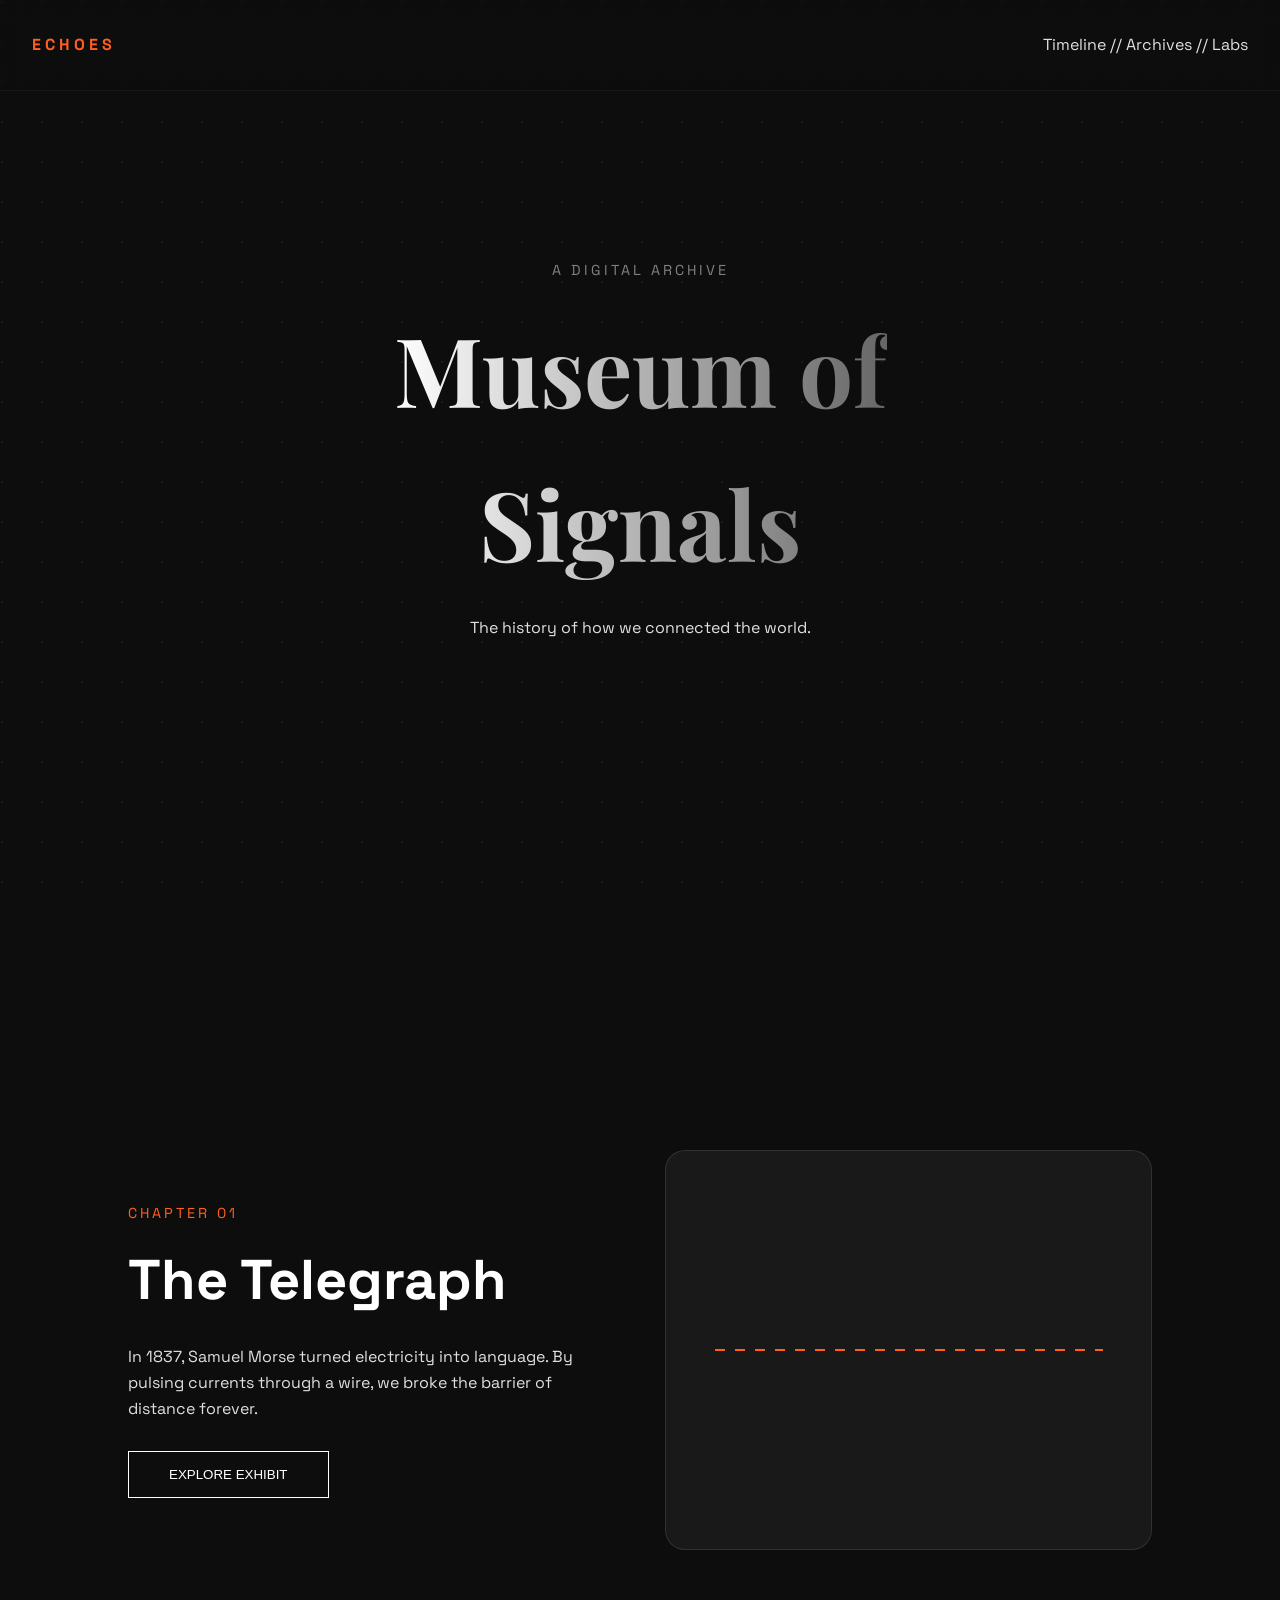
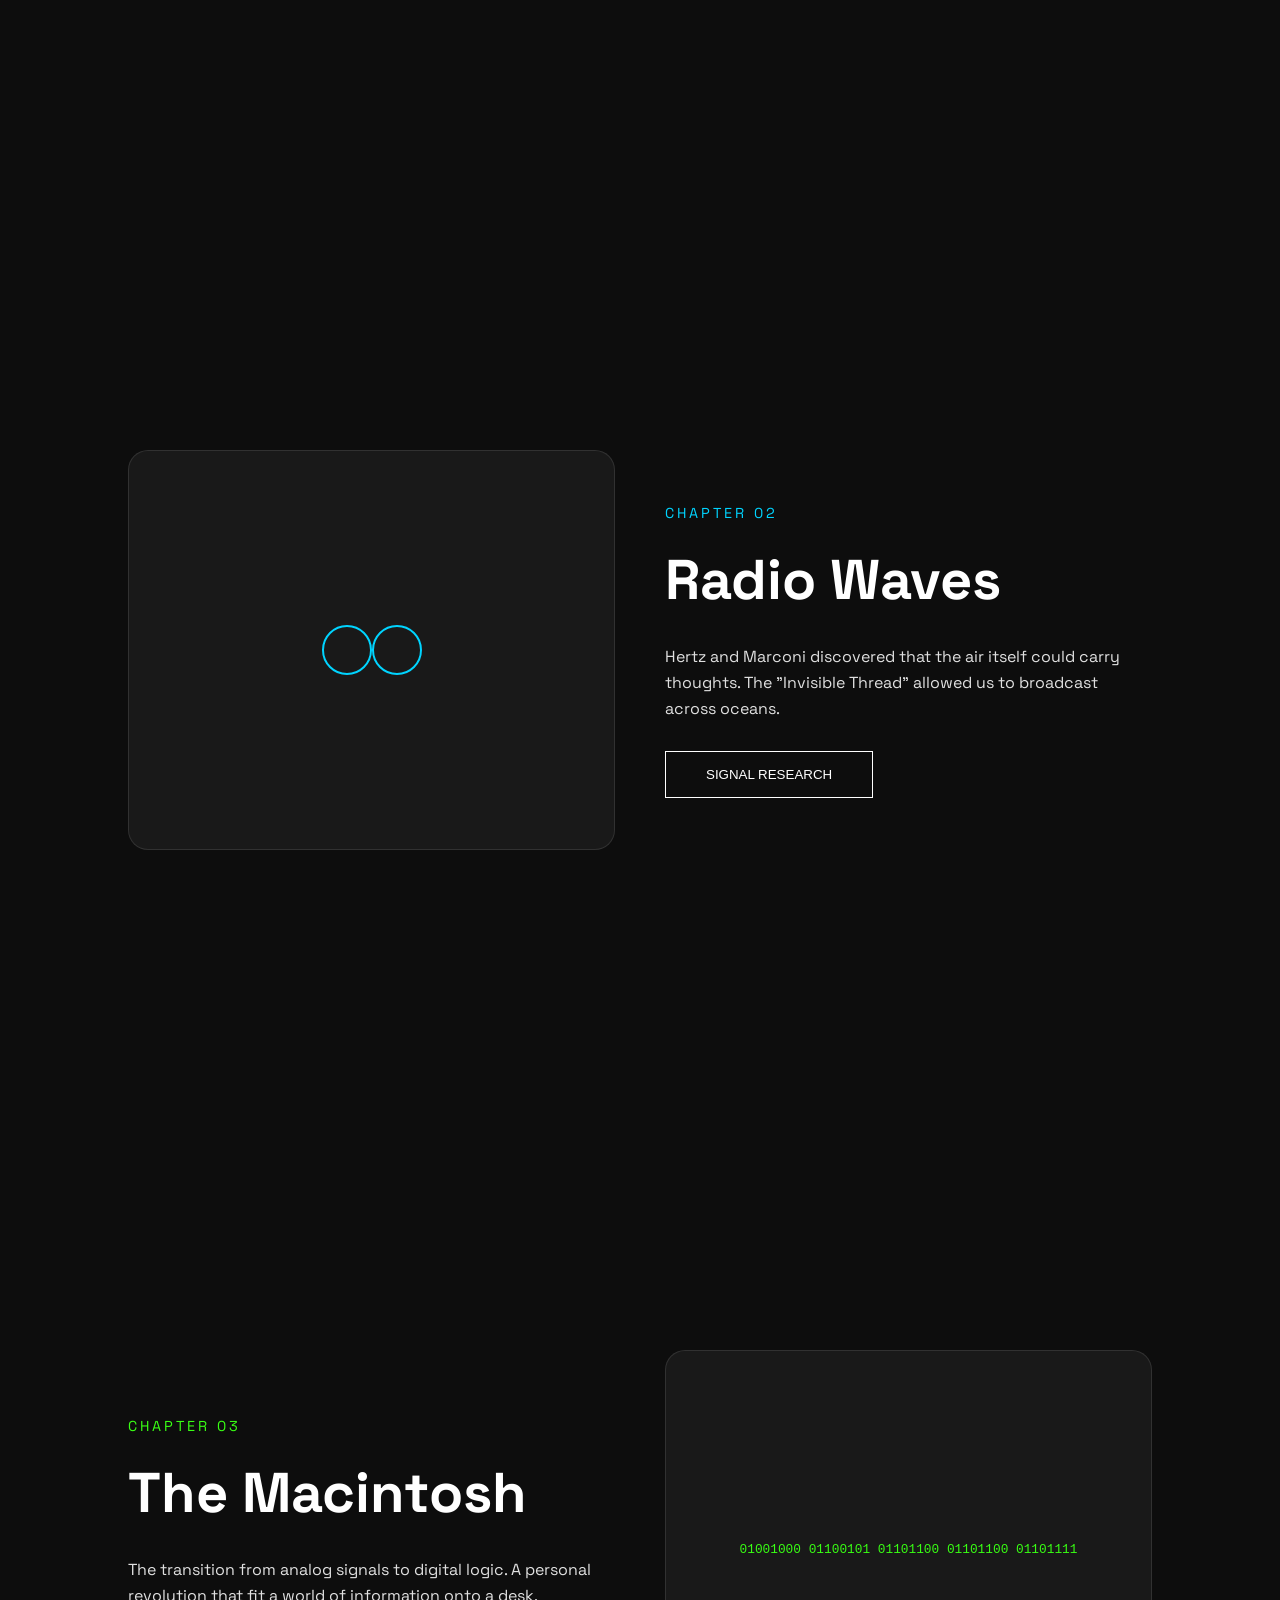
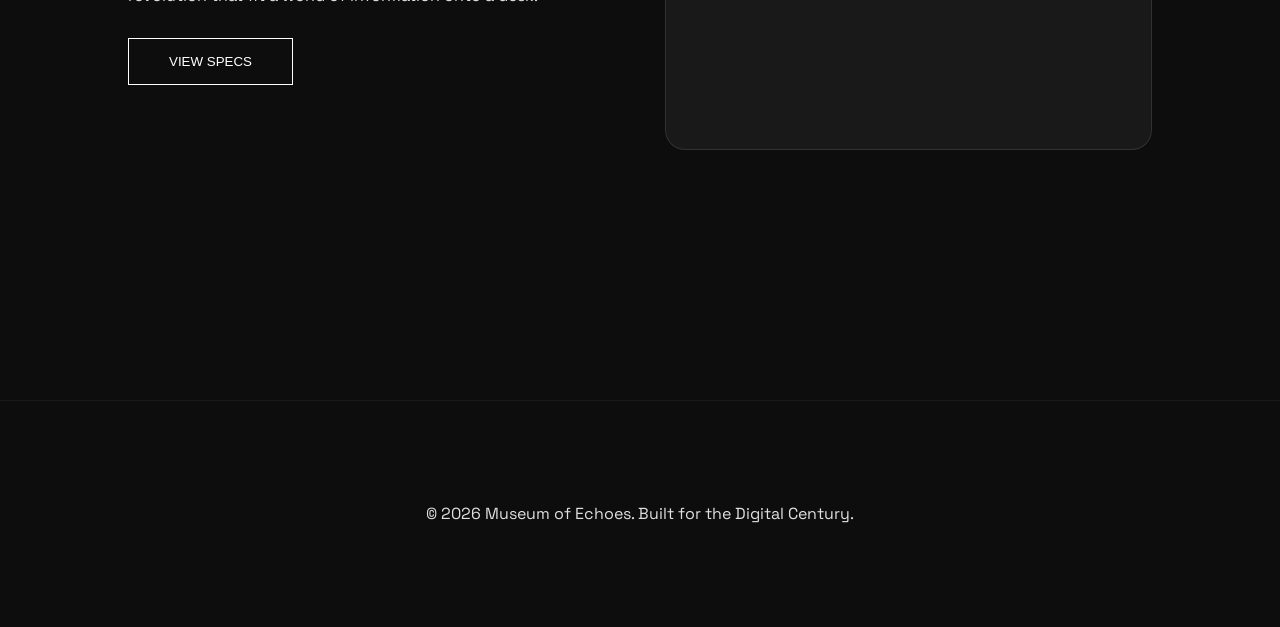
<file: index.html>
<!DOCTYPE html>
<html lang="en">
<head>
    <meta charset="UTF-8">
    <meta name="viewport" content="width=device-width, initial-scale=1.0">
    <title>Museum of Echoes | Digital Exhibit</title>
    <link href="https://fonts.googleapis.com/css2?family=Space+Grotesk:wght@300;500;700&family=Playfair+Display:ital,wght@1,700&display=swap" rel="stylesheet">
    <style>
        :root {
            --bg-dark: #0d0d0d;
            --telegraph-orange: #ff5f1f;
            --radio-blue: #00d4ff;
            --mac-green: #39ff14;
            --text-main: #e0e0e0;
            --glass: rgba(255, 255, 255, 0.05);
        }

        * { margin: 0; padding: 0; box-sizing: border-box; }

        body {
            background-color: var(--bg-dark);
            color: var(--text-main);
            font-family: 'Space Grotesk', sans-serif;
            line-height: 1.6;
            overflow-x: hidden;
        }

        /* Smooth Scroll behavior */
        html { scroll-behavior: smooth; }

        /* Background Animated Signals */
        .background-grid {
            position: fixed;
            top: 0; left: 0; width: 100%; height: 100%;
            background-image: radial-gradient(circle at 2px 2px, rgba(255,255,255,0.05) 1px, transparent 0);
            background-size: 40px 40px;
            z-index: -1;
        }

        /* Navigation */
        nav {
            position: fixed;
            top: 0; width: 100%;
            padding: 2rem;
            display: flex;
            justify-content: space-between;
            align-items: center;
            z-index: 100;
            backdrop-filter: blur(10px);
            border-bottom: 1px solid var(--glass);
        }

        .logo { font-weight: 700; letter-spacing: 4px; text-transform: uppercase; color: var(--telegraph-orange); }

        /* Hero Section */
        header {
            height: 100vh;
            display: flex;
            flex-direction: column;
            justify-content: center;
            align-items: center;
            text-align: center;
        }

        .hero-title {
            font-family: 'Playfair Display', serif;
            font-size: clamp(3rem, 10vw, 6rem);
            margin-bottom: 1rem;
            background: linear-gradient(to right, #fff, #666);
            -webkit-background-clip: text;
            -webkit-text-fill-color: transparent;
        }

        /* Exhibit Sections */
        .section {
            min-height: 100vh;
            padding: 10vh 10%;
            display: grid;
            grid-template-columns: 1fr 1fr;
            align-items: center;
            gap: 50px;
            opacity: 0;
            transform: translateY(100px);
            transition: all 1.2s cubic-bezier(0.2, 0.8, 0.2, 1);
        }

        .section.reveal {
            opacity: 1;
            transform: translateY(0);
        }

        .visual-container {
            position: relative;
            height: 400px;
            background: var(--glass);
            border-radius: 20px;
            display: flex;
            justify-content: center;
            align-items: center;
            border: 1px solid rgba(255,255,255,0.1);
            overflow: hidden;
        }

        /* Animated Signal Lines for Telegraph */
        .dot-dash-line {
            width: 80%;
            height: 2px;
            background: repeating-linear-gradient(90deg, var(--telegraph-orange) 0, var(--telegraph-orange) 10px, transparent 10px, transparent 20px);
            animation: moveSignal 2s linear infinite;
        }

        /* Animated Pulse for Radio */
        .radio-pulse {
            width: 50px; height: 50px;
            border: 2px solid var(--radio-blue);
            border-radius: 50%;
            animation: ripple 2s infinite;
        }

        @keyframes moveSignal {
            from { background-position: 0 0; }
            to { background-position: 40px 0; }
        }

        @keyframes ripple {
            0% { transform: scale(1); opacity: 1; }
            100% { transform: scale(4); opacity: 0; }
        }

        .content h2 {
            font-size: 3.5rem;
            margin-bottom: 20px;
            color: #fff;
        }

        .chapter-label {
            text-transform: uppercase;
            letter-spacing: 3px;
            color: var(--telegraph-orange);
            font-size: 0.9rem;
            margin-bottom: 10px;
            display: block;
        }

        .btn {
            margin-top: 30px;
            padding: 15px 40px;
            background: transparent;
            border: 1px solid #fff;
            color: #fff;
            cursor: pointer;
            text-transform: uppercase;
            transition: 0.3s;
        }

        .btn:hover {
            background: #fff;
            color: #000;
        }

        footer {
            padding: 100px;
            text-align: center;
            border-top: 1px solid var(--glass);
        }

        /* Mobile Adjustments */
        @media (max-width: 768px) {
            .section { grid-template-columns: 1fr; text-align: center; }
            .visual-container { order: -1; }
        }
    </style>
</head>
<body>

    <div class="background-grid"></div>

    <nav>
        <div class="logo">ECHOES</div>
        <div class="menu">Timeline // Archives // Labs</div>
    </nav>

    <header>
        <span class="chapter-label" style="color: gray;">A Digital Archive</span>
        <h1 class="hero-title">Museum of <br> Signals</h1>
        <p>The history of how we connected the world.</p>
    </header>

    <section class="section" id="telegraph">
        <div class="content">
            <span class="chapter-label">Chapter 01</span>
            <h2>The Telegraph</h2>
            <p>In 1837, Samuel Morse turned electricity into language. By pulsing currents through a wire, we broke the barrier of distance forever.</p>
            <button class="btn" onclick="window.location.href='exhibit-detail.html'">Explore Exhibit</button>
        </div>
        <div class="visual-container">
            <div class="dot-dash-line"></div>
        </div>
    </section>

    <section class="section" id="radio">
        <div class="visual-container">
            <div class="radio-pulse"></div>
            <div class="radio-pulse" style="animation-delay: 0.5s"></div>
        </div>
        <div class="content">
            <span class="chapter-label" style="color: var(--radio-blue);">Chapter 02</span>
            <h2>Radio Waves</h2>
            <p>Hertz and Marconi discovered that the air itself could carry thoughts. The "Invisible Thread" allowed us to broadcast across oceans.</p>
            <button class="btn">Signal Research</button>
        </div>
    </section>

    <section class="section" id="digital">
        <div class="content">
            <span class="chapter-label" style="color: var(--mac-green);">Chapter 03</span>
            <h2>The Macintosh</h2>
            <p>The transition from analog signals to digital logic. A personal revolution that fit a world of information onto a desk.</p>
            <button class="btn">View Specs</button>
        </div>
        <div class="visual-container">
            <div style="font-family: monospace; color: var(--mac-green); font-size: 0.8rem;">
                01001000 01100101 01101100 01101100 01101111
            </div>
        </div>
    </section>

    <footer>
        <p>&copy; 2026 Museum of Echoes. Built for the Digital Century.</p>
    </footer>

    <script>
        // Intersection Observer to trigger "Reveal" animations
        const observerOptions = {
            threshold: 0.2
        };

        const observer = new IntersectionObserver((entries) => {
            entries.forEach(entry => {
                if (entry.isIntersecting) {
                    entry.target.classList.add('reveal');
                }
            });
        }, observerOptions);

        document.querySelectorAll('.section').forEach(section => {
            observer.observe(section);
        });

        // Parallax effect on the background grid
        window.addEventListener('scroll', () => {
            const grid = document.querySelector('.background-grid');
            let offset = window.pageYOffset;
            grid.style.backgroundPositionY = offset * 0.5 + 'px';
        });
    </script>
</body>
</html>
</file>
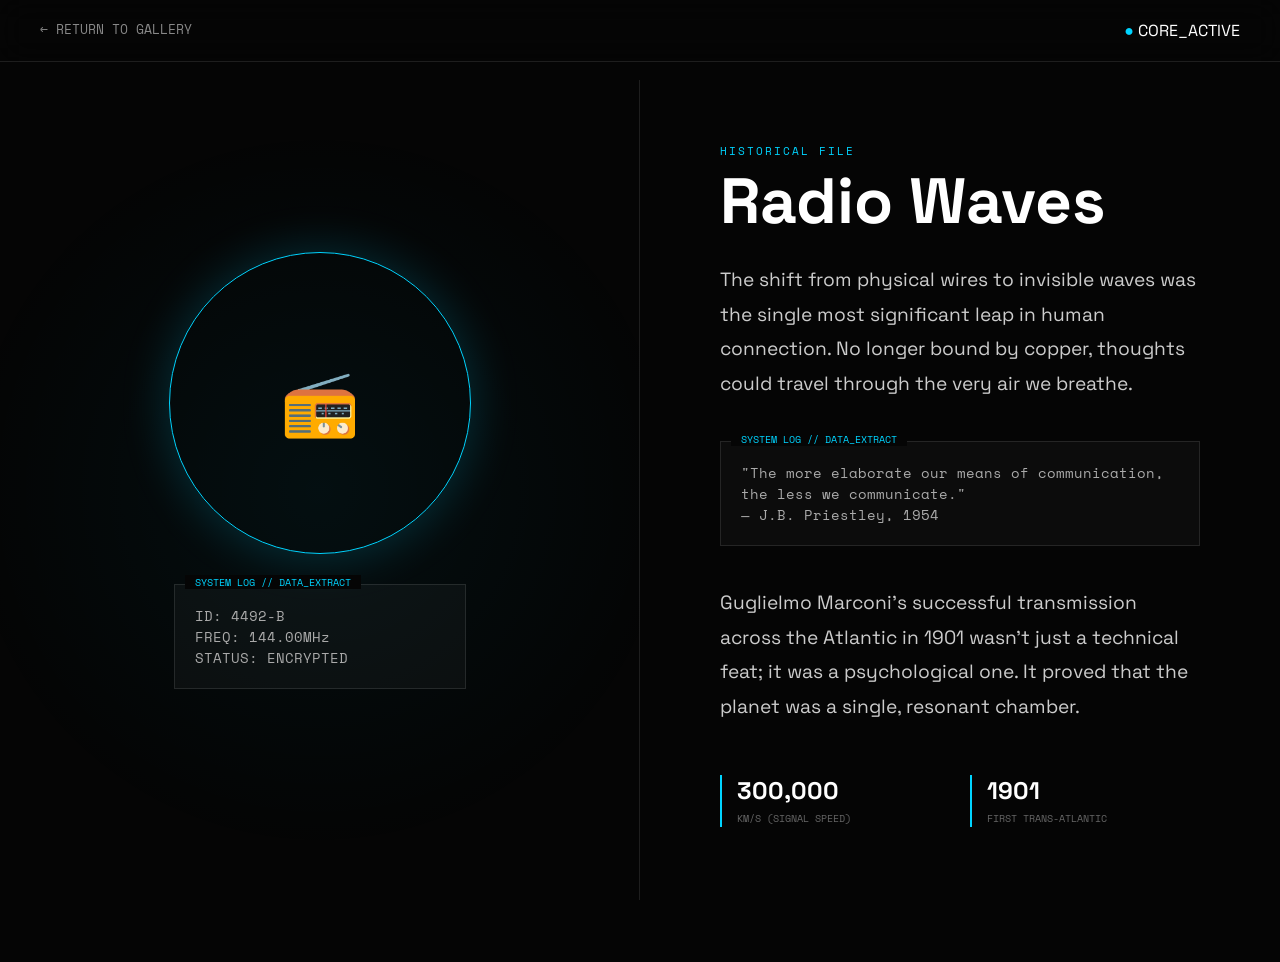
<file: exhibit_details.html>
<!DOCTYPE html>
<html lang="en">
<head>
    <meta charset="UTF-8">
    <meta name="viewport" content="width=device-width, initial-scale=1.0">
    <title>Exhibit Detail | Museum of Echoes</title>
    <link href="https://fonts.googleapis.com/css2?family=Space+Mono&family=Space+Grotesk:wght@300;700&display=swap" rel="stylesheet">
    <style>
        :root {
            --accent: #00d4ff;
            --bg: #050505;
            --glass: rgba(255, 255, 255, 0.03);
        }

        body {
            background-color: var(--bg);
            color: #fff;
            font-family: 'Space Grotesk', sans-serif;
            margin: 0;
            overflow-x: hidden;
        }

        /* Top Navigation Bar */
        .top-nav {
            padding: 20px 40px;
            display: flex;
            justify-content: space-between;
            border-bottom: 1px solid rgba(255,255,255,0.1);
            backdrop-filter: blur(15px);
            position: sticky;
            top: 0;
            z-index: 10;
        }

        .back-link { color: #888; text-decoration: none; font-family: 'Space Mono'; font-size: 0.8rem; }
        .back-link:hover { color: var(--accent); }

        /* Main Layout */
        .container {
            display: grid;
            grid-template-columns: 1fr 1fr;
            min-height: 100vh;
        }

        /* Left Side: The Visualizer */
        .visualizer-pane {
            border-right: 1px solid rgba(255,255,255,0.1);
            display: flex;
            flex-direction: column;
            align-items: center;
            justify-content: center;
            position: sticky;
            top: 80px;
            height: calc(100vh - 80px);
            background: radial-gradient(circle at center, rgba(0,212,255,0.05) 0%, transparent 70%);
        }

        .artifact-glow {
            width: 300px;
            height: 300px;
            border: 1px solid var(--accent);
            border-radius: 50%;
            display: flex;
            align-items: center;
            justify-content: center;
            box-shadow: 0 0 50px rgba(0,212,255,0.2);
            animation: breathe 4s ease-in-out infinite;
        }

        @keyframes breathe {
            0%, 100% { transform: scale(1); opacity: 0.8; }
            50% { transform: scale(1.05); opacity: 1; }
        }

        /* Right Side: The Scholarly Content */
        .content-pane {
            padding: 80px;
            max-width: 600px;
        }

        .label {
            font-family: 'Space Mono';
            color: var(--accent);
            text-transform: uppercase;
            letter-spacing: 2px;
            font-size: 0.7rem;
            margin-bottom: 10px;
            display: block;
        }

        h1 { font-size: 4rem; margin: 0 0 30px 0; font-weight: 700; line-height: 1; }

        .terminal-box {
            background: var(--glass);
            border: 1px solid rgba(255,255,255,0.1);
            padding: 20px;
            font-family: 'Space Mono';
            font-size: 0.9rem;
            color: #aaa;
            margin: 40px 0;
            position: relative;
        }

        .terminal-box::before {
            content: "SYSTEM LOG // DATA_EXTRACT";
            position: absolute;
            top: -10px; left: 10px;
            background: var(--bg);
            padding: 0 10px;
            font-size: 0.6rem;
            color: var(--accent);
        }

        p { font-size: 1.2rem; color: #ccc; line-height: 1.8; margin-bottom: 30px; }

        /* Stats Grid */
        .stats-grid {
            display: grid;
            grid-template-columns: 1fr 1fr;
            gap: 20px;
            margin-top: 50px;
        }

        .stat-card {
            border-left: 2px solid var(--accent);
            padding-left: 15px;
        }

        .stat-val { font-size: 1.5rem; font-weight: 700; display: block; }
        .stat-lab { font-family: 'Space Mono'; font-size: 0.6rem; color: #666; text-transform: uppercase; }

        @media (max-width: 900px) {
            .container { grid-template-columns: 1fr; }
            .visualizer-pane { height: 400px; position: relative; top: 0; }
        }
    </style>
</head>
<body>

    <nav class="top-nav">
        <a href="index.html" class="back-link">← RETURN TO GALLERY</a>
        <div class="status-indicator">
            <span style="color: var(--accent);">●</span> CORE_ACTIVE
        </div>
    </nav>

    <main class="container">
        <section class="visualizer-pane">
            <div class="artifact-glow">
                <div id="visual-element" style="font-size: 4rem;">📻</div>
            </div>
            <div id="spec-sheet" class="terminal-box" style="width: 250px; margin-top: 30px;">
                ID: 4492-B<br>
                FREQ: 144.00MHz<br>
                STATUS: ENCRYPTED
            </div>
        </section>

        <section class="content-pane">
            <span class="label">Historical File</span>
            <h1 id="title">Radio Waves</h1>
            
            <p id="desc">
                The shift from physical wires to invisible waves was the single most significant leap in human connection. No longer bound by copper, thoughts could travel through the very air we breathe.
            </p>

            <div class="terminal-box">
                "The more elaborate our means of communication, the less we communicate." <br>
                — J.B. Priestley, 1954
            </div>

            <p>
                Guglielmo Marconi’s successful transmission across the Atlantic in 1901 wasn't just a technical feat; it was a psychological one. It proved that the planet was a single, resonant chamber.
            </p>

            <div class="stats-grid">
                <div class="stat-card">
                    <span class="stat-val">300,000</span>
                    <span class="stat-lab">KM/S (Signal Speed)</span>
                </div>
                <div class="stat-card">
                    <span class="stat-val">1901</span>
                    <span class="stat-lab">First Trans-Atlantic</span>
                </div>
            </div>
        </section>
    </main>

    <script>
        // Simple Logic to fill content based on URL
        const urlParams = new URLSearchParams(window.location.search);
        const item = urlParams.get('item');

        const content = {
            telegraph: {
                title: "The Telegraph",
                emoji: "📟",
                color: "#ff5f1f",
                text: "The telegraph was the Victorian Internet. It reduced the delivery time of information from weeks to seconds using Morse code."
            },
            macintosh: {
                title: "Macintosh",
                emoji: "🖥️",
                color: "#39ff14",
                text: "1984. The year the computer became 'for the rest of us.' It introduced the GUI to the masses."
            }
        };

        if (content[item]) {
            document.getElementById('title').innerText = content[item].title;
            document.getElementById('desc').innerText = content[item].text;
            document.getElementById('visual-element').innerText = content[item].emoji;
            document.documentElement.style.setProperty('--accent', content[item].color);
        }
    </script>
</body>
</html>
</file>
